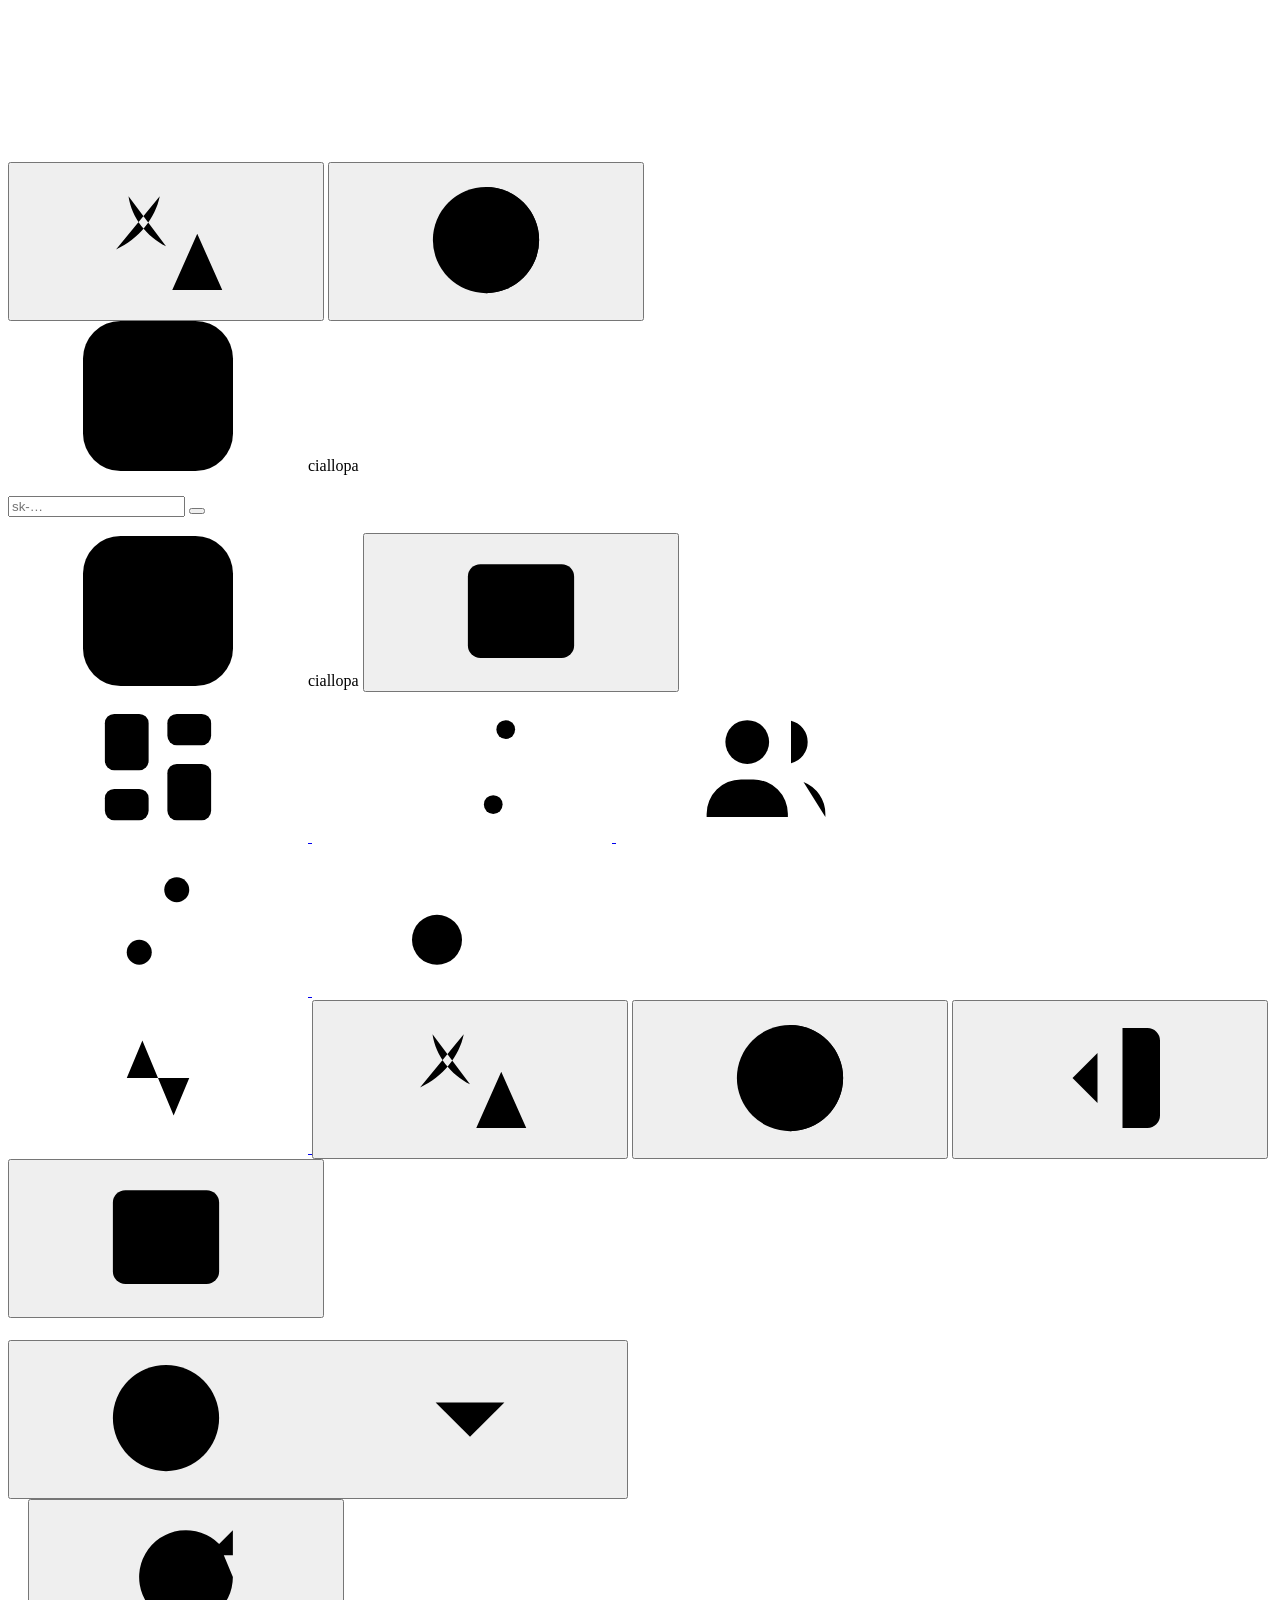
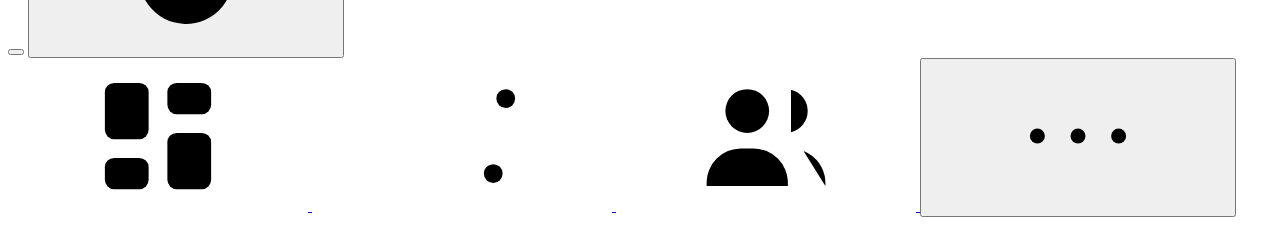
<file: crates/server/src/ui/index.html>
<!doctype html>
<html lang="zh-CN">
<head>
<meta charset="utf-8">
<meta name="viewport" content="width=device-width, initial-scale=1, viewport-fit=cover">
<meta name="referrer" content="no-referrer">
<meta name="color-scheme" content="light dark">
<title>ciallopa</title>
<style>/*@css*/</style>
</head>
<body>
<svg class="sprite" aria-hidden="true" focusable="false">
  <symbol id="logo" viewBox="0 0 32 32">
    <rect width="32" height="32" rx="8" fill="currentColor" stroke="none"/>
    <path d="M20.5 11.2a7 7 0 1 0 0 9.6" fill="none" stroke-width="3.2" stroke-linecap="round"/>
    <circle cx="23.4" cy="16" r="2.1" stroke="none"/>
  </symbol>
  <symbol id="i-overview" viewBox="0 0 24 24"><rect x="3.5" y="3.5" width="7" height="9" rx="1.5"/><rect x="13.5" y="3.5" width="7" height="5" rx="1.5"/><rect x="13.5" y="11.5" width="7" height="9" rx="1.5"/><rect x="3.5" y="15.5" width="7" height="5" rx="1.5"/></symbol>
  <symbol id="i-requests" viewBox="0 0 24 24"><path d="M4 6h11M4 12h16M4 18h9"/><circle cx="19" cy="6" r="1.5"/><circle cx="17" cy="18" r="1.5"/></symbol>
  <symbol id="i-accounts" viewBox="0 0 24 24"><circle cx="9" cy="8" r="3.5"/><path d="M2.5 20v-.5A5.5 5.5 0 0 1 8 14h2a5.5 5.5 0 0 1 5.5 5.5v.5"/><path d="M16 4.6a3.5 3.5 0 0 1 0 6.8M21.5 20v-.5a5.5 5.5 0 0 0-3.5-5.1"/></symbol>
  <symbol id="i-settings" viewBox="0 0 24 24"><path d="M4 7h9M17 7h3M4 17h3M11 17h9"/><circle cx="15" cy="7" r="2"/><circle cx="9" cy="17" r="2"/></symbol>
  <symbol id="i-key" viewBox="0 0 24 24"><circle cx="8" cy="15" r="4"/><path d="m11 12 8.5-8.5M16.5 6.5l2.5 2.5M14 9l2 2"/></symbol>
  <symbol id="i-activity" viewBox="0 0 24 24"><path d="M3 12h4l2.5-6 5 12 2.5-6h4"/></symbol>
  <symbol id="i-logout" viewBox="0 0 24 24"><path d="M14 4h4a2 2 0 0 1 2 2v12a2 2 0 0 1-2 2h-4M10 16l-4-4 4-4M6 12h10"/></symbol>
  <symbol id="i-sun" viewBox="0 0 24 24"><circle cx="12" cy="12" r="4"/><path d="M12 2.5v2M12 19.5v2M4.6 4.6 6 6M18 18l1.4 1.4M2.5 12h2M19.5 12h2M4.6 19.4 6 18M18 6l1.4-1.4"/></symbol>
  <symbol id="i-moon" viewBox="0 0 24 24"><path d="M20 14.5A8 8 0 1 1 9.5 4a6.5 6.5 0 0 0 10.5 10.5Z"/></symbol>
  <symbol id="i-theme-system" viewBox="0 0 24 24"><circle cx="12" cy="12" r="8.5"/><path d="M12 3.5v17a8.5 8.5 0 0 0 0-17Z" fill="currentColor"/></symbol>
  <symbol id="i-lang" viewBox="0 0 24 24"><path d="M4 5h9M8.5 3v2M6 5c.5 3.5 3 6.5 6 8M11 5c-.7 3.5-3.3 6.8-7 8.5M13 20l4-9 4 9M14.4 17h5.2"/></symbol>
  <symbol id="i-globe" viewBox="0 0 24 24"><circle cx="12" cy="12" r="8.5"/><path d="M3.5 12h17M12 3.5c2.3 2.4 3.4 5.2 3.4 8.5S14.3 18.1 12 20.5C9.7 18.1 8.6 15.3 8.6 12S9.7 5.9 12 3.5Z"/></symbol>
  <symbol id="i-more" viewBox="0 0 24 24"><circle cx="5.5" cy="12" r="1.2"/><circle cx="12" cy="12" r="1.2"/><circle cx="18.5" cy="12" r="1.2"/></symbol>
  <symbol id="i-x" viewBox="0 0 24 24"><path d="M6 6l12 12M18 6 6 18"/></symbol>
  <symbol id="i-check" viewBox="0 0 24 24"><path d="m5 12.5 4.5 4.5L19 7.5"/></symbol>
  <symbol id="i-plus" viewBox="0 0 24 24"><path d="M12 5v14M5 12h14"/></symbol>
  <symbol id="i-chevron-down" viewBox="0 0 24 24"><path d="m6.5 9.5 5.5 5.5 5.5-5.5"/></symbol>
  <symbol id="i-chevron-left" viewBox="0 0 24 24"><path d="M14.5 6.5 9 12l5.5 5.5"/></symbol>
  <symbol id="i-chevron-right" viewBox="0 0 24 24"><path d="m9.5 6.5 5.5 5.5-5.5 5.5"/></symbol>
  <symbol id="i-panel" viewBox="0 0 24 24"><rect x="3.5" y="4.5" width="17" height="15" rx="2"/><path d="M9.5 4.5v15"/></symbol>
  <symbol id="i-info" viewBox="0 0 24 24"><circle cx="12" cy="12" r="8.5"/><path d="M12 11v5.5M12 7.6v.1"/></symbol>
  <symbol id="i-alert" viewBox="0 0 24 24"><path d="M10.3 4.3 2.9 17.2A2 2 0 0 0 4.6 20h14.8a2 2 0 0 0 1.7-2.8L13.7 4.3a2 2 0 0 0-3.4 0Z"/><path d="M12 9.5v4M12 16.6v.1"/></symbol>
  <symbol id="i-inbox" viewBox="0 0 24 24"><path d="M3.5 13.5 6 5.5h12l2.5 8v5a1 1 0 0 1-1 1h-15a1 1 0 0 1-1-1Z"/><path d="M3.5 13.5h5l1 2h5l1-2h5"/></symbol>
  <symbol id="i-lock" viewBox="0 0 24 24"><rect x="5" y="10.5" width="14" height="10" rx="2"/><path d="M8.5 10.5V7.5a3.5 3.5 0 0 1 7 0v3"/></symbol>
  <symbol id="i-filter" viewBox="0 0 24 24"><path d="M4 6h16M7 12h10M10 18h4"/></symbol>
  <symbol id="i-clock" viewBox="0 0 24 24"><circle cx="12" cy="12" r="8.5"/><path d="M12 7.5V12l3 2"/></symbol>
  <symbol id="i-pin" viewBox="0 0 24 24"><path d="M9 4h6M10 4v5l-3 4h10l-3-4V4M12 13v7"/></symbol>
  <symbol id="i-refresh" viewBox="0 0 24 24"><path d="M19.5 12a7.5 7.5 0 1 1-2.2-5.3M19.5 4.5v4h-4"/></symbol>
  <symbol id="i-search" viewBox="0 0 24 24"><circle cx="11" cy="11" r="6.5"/><path d="m16 16 4 4"/></symbol>
  <symbol id="i-copy" viewBox="0 0 24 24"><rect x="8.5" y="8.5" width="11" height="11" rx="2"/><path d="M15.5 8.5V6a1.5 1.5 0 0 0-1.5-1.5H6A1.5 1.5 0 0 0 4.5 6v8A1.5 1.5 0 0 0 6 15.5h2.5"/></symbol>
  <symbol id="i-external" viewBox="0 0 24 24"><path d="M13.5 4.5h6v6M19.5 4.5l-8 8M17 14v4.5a1 1 0 0 1-1 1H5.5a1 1 0 0 1-1-1V8a1 1 0 0 1 1-1H10"/></symbol>
  <symbol id="i-link" viewBox="0 0 24 24"><path d="M10 14a4 4 0 0 0 5.66 0l3-3a4 4 0 0 0-5.66-5.66l-1.2 1.2M14 10a4 4 0 0 0-5.66 0l-3 3a4 4 0 0 0 5.66 5.66l1.2-1.2"/></symbol>
  <symbol id="i-dots" viewBox="0 0 24 24"><circle cx="12" cy="5.5" r="1.2"/><circle cx="12" cy="12" r="1.2"/><circle cx="12" cy="18.5" r="1.2"/></symbol>
  <symbol id="i-arrow-up" viewBox="0 0 24 24"><path d="M12 19V5M6 11l6-6 6 6"/></symbol>
  <symbol id="i-arrow-down" viewBox="0 0 24 24"><path d="M12 5v14M6 13l6 6 6-6"/></symbol>
  <symbol id="i-trash" viewBox="0 0 24 24"><path d="M4.5 7h15M10 11v6M14 11v6M6 7l1 12a1.5 1.5 0 0 0 1.5 1.5h7A1.5 1.5 0 0 0 17 19l1-12M9 7V4.5h6V7"/></symbol>
</svg>

<div id="login" class="login hide">
  <div class="login-tools">
    <button type="button" class="btn btn-ghost btn-sm" data-lang-btn>
      <svg class="icon" aria-hidden="true"><use href="#i-lang"/></svg>
      <span class="side-text"></span>
    </button>
    <button type="button" class="btn btn-ghost btn-sm btn-icon" data-theme-btn>
      <svg class="icon" aria-hidden="true"><use href="#i-theme-system"/></svg>
    </button>
  </div>
  <div class="login-card">
    <div class="login-brand"><svg class="logo" aria-hidden="true"><use href="#logo"/></svg>ciallopa</div>
    <div>
      <h1 class="login-title" data-i18n="login.title"></h1>
      <p class="login-sub" data-i18n="login.sub"></p>
    </div>
    <form id="login-form" class="login-form" novalidate>
      <input id="login-key" class="input" type="password" autocomplete="current-password" placeholder="sk-…" required
        data-i18n-aria-label="login.key" spellcheck="false" autocapitalize="off">
      <button id="login-submit" class="btn btn-primary" type="submit" data-i18n="login.submit"></button>
      <div id="login-err" class="login-err" role="alert"></div>
    </form>
    <p class="login-note" data-i18n="login.note"></p>
  </div>
</div>

<div id="app" class="app hide" data-side="expanded">
  <a class="skip" href="#view" data-i18n="nav.skip"></a>
  <aside class="side">
    <div class="side-brand">
      <svg class="logo" aria-hidden="true"><use href="#logo"/></svg><span class="brand-name">ciallopa</span>
      <button type="button" class="btn btn-ghost btn-sm btn-icon side-collapse" data-side-toggle data-tip-side="right">
        <svg class="icon" aria-hidden="true"><use href="#i-panel"/></svg>
      </button>
    </div>
    <nav class="side-nav" data-i18n-aria-label="nav.main">
      <div class="side-group" data-i18n="nav.groupOps"></div>
      <a class="side-link" href="/ui" data-nav="overview" data-tip-side="right">
        <svg class="icon" aria-hidden="true"><use href="#i-overview"/></svg>
        <span class="side-text" data-i18n="nav.overview"></span>
      </a>
      <a class="side-link" href="/ui/requests" data-nav="requests" data-tip-side="right">
        <svg class="icon" aria-hidden="true"><use href="#i-requests"/></svg>
        <span class="side-text" data-i18n="nav.requests"></span>
      </a>
      <a class="side-link" href="/ui/accounts" data-nav="accounts" data-tip-side="right">
        <svg class="icon" aria-hidden="true"><use href="#i-accounts"/></svg>
        <span class="side-text" data-i18n="nav.accounts"></span>
        <span class="badge" data-badge="accounts"></span>
      </a>
      <div class="side-group" data-i18n="nav.groupConfig"></div>
      <a class="side-link" href="/ui/settings" data-nav="settings" data-tip-side="right">
        <svg class="icon" aria-hidden="true"><use href="#i-settings"/></svg>
        <span class="side-text" data-i18n="nav.settings"></span>
      </a>
      <a class="side-link" href="/ui/settings#keys" data-nav="keys" data-tip-side="right">
        <svg class="icon" aria-hidden="true"><use href="#i-key"/></svg>
        <span class="side-text" data-i18n="nav.keys"></span>
      </a>
    </nav>
    <div class="side-foot">
      <a class="side-link" href="/ui/system" data-nav="system" data-tip-side="right">
        <svg class="icon" aria-hidden="true"><use href="#i-activity"/></svg>
        <span class="side-text" data-i18n="nav.system"></span>
        <span class="badge" data-badge="system"></span>
      </a>
      <button type="button" class="side-link" data-lang-btn data-tip-side="right">
        <svg class="icon" aria-hidden="true"><use href="#i-lang"/></svg>
        <span class="side-text"></span>
      </button>
      <button type="button" class="side-link" data-theme-btn data-tip-side="right">
        <svg class="icon" aria-hidden="true"><use href="#i-theme-system"/></svg>
        <span class="side-text"></span>
      </button>
      <button type="button" class="side-link" data-logout data-i18n-title="nav.logoutTip" data-tip-side="right">
        <svg class="icon" aria-hidden="true"><use href="#i-logout"/></svg>
        <span class="side-text" data-i18n="nav.logout"></span>
      </button>
      <button type="button" class="side-link side-expand" data-side-toggle data-tip-side="right">
        <svg class="icon" aria-hidden="true"><use href="#i-panel"/></svg>
      </button>
    </div>
  </aside>

  <div class="main-col">
    <header id="topbar" class="topbar" data-topbar>
      <h1 id="page-title" class="page-title"></h1>
      <div id="scope" class="scope"></div>
      <div class="topbar-end">
        <button type="button" id="scope-time-phone" class="scope-btn phone-only hide" aria-haspopup="dialog">
          <svg class="icon" aria-hidden="true"><use href="#i-clock"/></svg>
          <span class="v"></span>
          <svg class="icon" aria-hidden="true"><use href="#i-chevron-down"/></svg>
        </button>
        <a id="egress" class="tag outline egress hide" href="/ui/settings#network"></a>
        <div class="refresh-cluster">
          <button type="button" id="auto-btn" class="btn btn-sm auto-btn" aria-haspopup="dialog" aria-expanded="false">
            <span class="dot off"></span>
            <span class="v"></span>
          </button>
          <button type="button" id="refresh-btn" class="btn btn-sm btn-icon refresh-btn">
            <svg class="icon" aria-hidden="true"><use href="#i-refresh"/></svg>
          </button>
        </div>
      </div>
    </header>
    <div id="scope-chips" class="scope-chips" role="group"></div>
    <div id="progress" class="progress" aria-hidden="true"></div>
    <div id="banners" class="banners"></div>
    <main id="view" class="view" tabindex="-1"></main>
  </div>

  <nav class="tabbar" data-i18n-aria-label="nav.main">
    <a class="tab-link" href="/ui" data-nav="overview">
      <svg class="icon" aria-hidden="true"><use href="#i-overview"/></svg><span data-i18n="nav.overview"></span>
    </a>
    <a class="tab-link" href="/ui/requests" data-nav="requests">
      <svg class="icon" aria-hidden="true"><use href="#i-requests"/></svg><span data-i18n="nav.requests"></span>
    </a>
    <a class="tab-link" href="/ui/accounts" data-nav="accounts">
      <svg class="icon" aria-hidden="true"><use href="#i-accounts"/></svg><span data-i18n="nav.accounts"></span>
      <span class="badge" data-badge="accounts"></span>
    </a>
    <button type="button" id="tab-more" class="tab-link" aria-haspopup="dialog" aria-expanded="false">
      <svg class="icon" aria-hidden="true"><use href="#i-more"/></svg><span data-i18n="nav.more"></span>
      <span class="badge" data-badge="system"></span>
    </button>
  </nav>
</div>

<div id="toasts" class="toasts" aria-live="polite"></div>
<div id="layers"></div>
<script>/*@js*/</script>
</body>
</html>
</file>
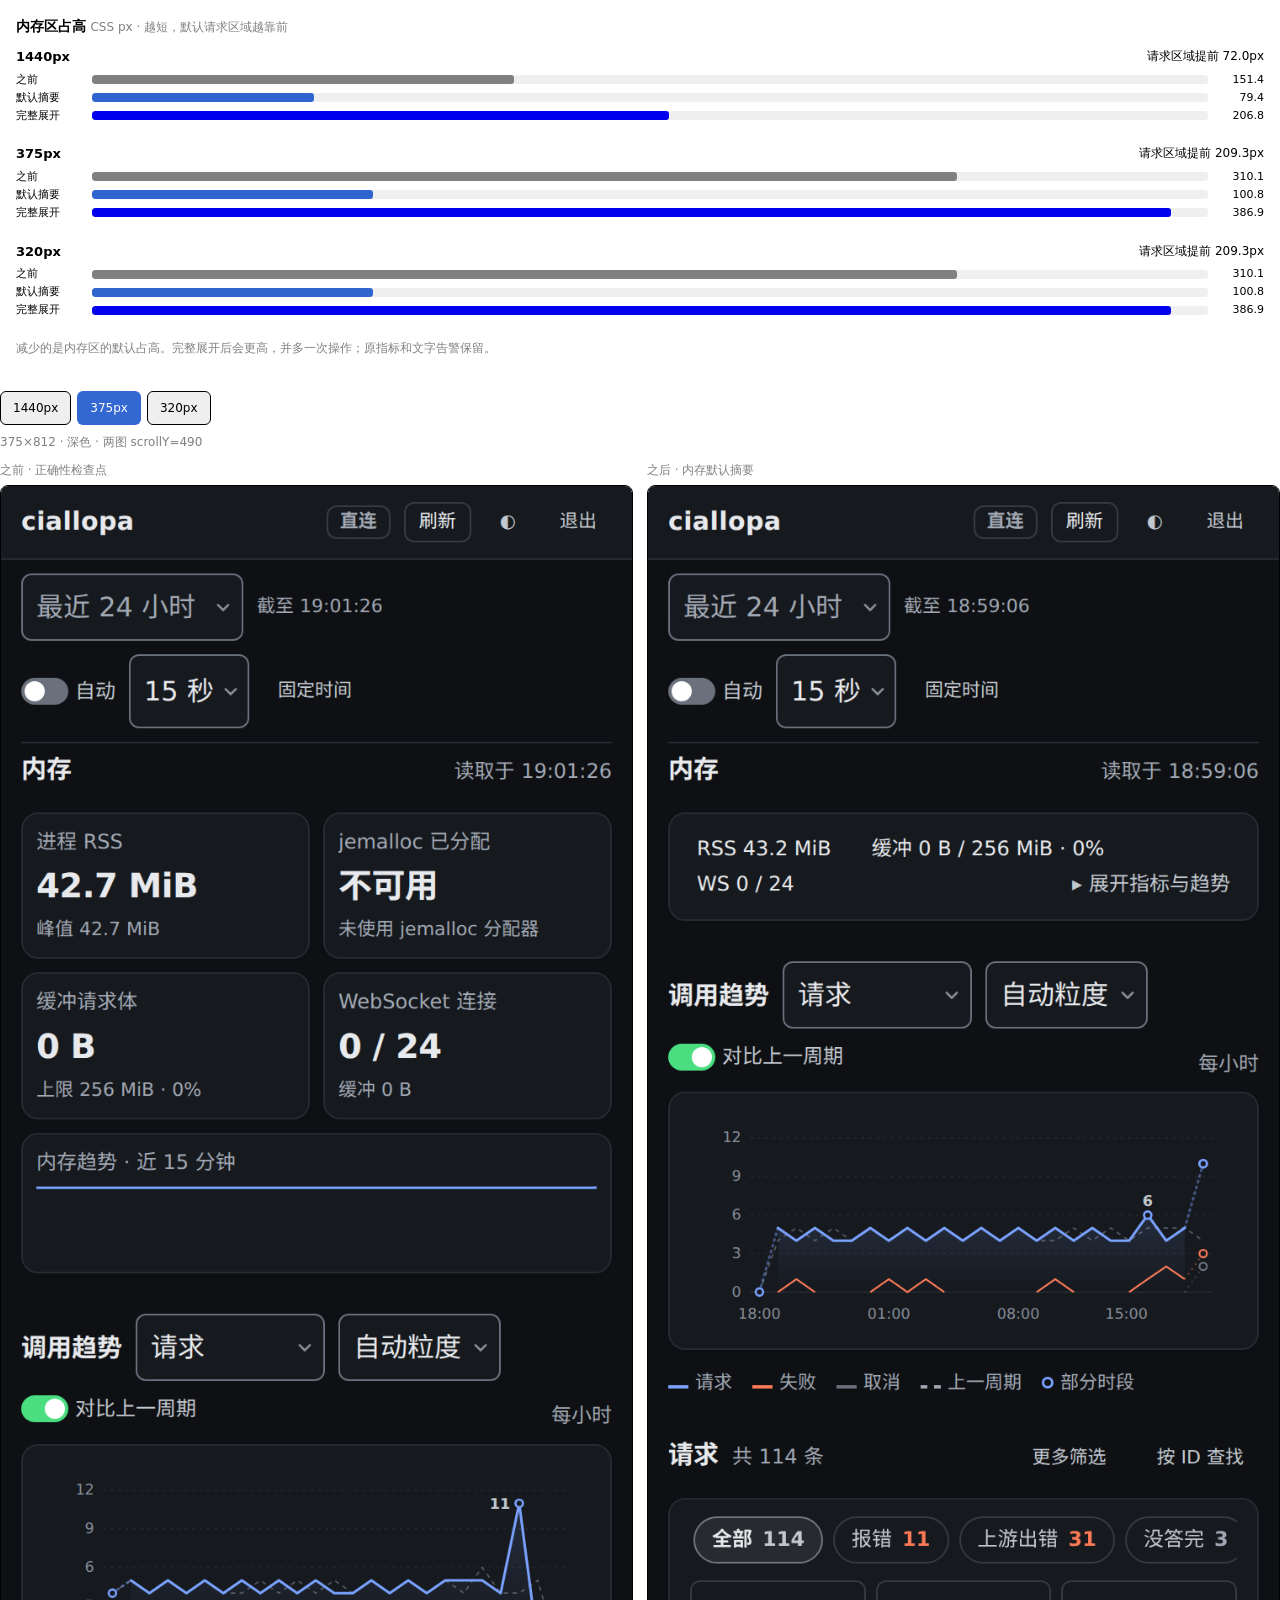
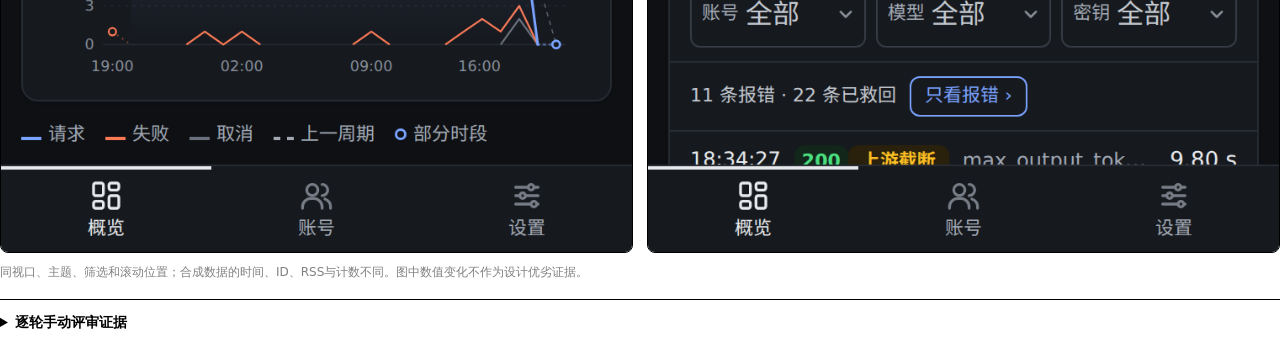
<file: docs/research/assets/ui-hillclimb-20261031/comparison.html>
<!doctype html>
<html lang="zh-CN"><head><meta charset="utf-8"><meta name="viewport" content="width=device-width,initial-scale=1"><title>ciallopa UI 爬坡结果</title>
<style>
:root{color-scheme:light dark}*{box-sizing:border-box}body{margin:0;font:14px/1.5 var(--font-sans,system-ui,sans-serif);color:var(--foreground,CanvasText)}
p{margin:0 0 10px}.muted{color:var(--muted-foreground,GrayText);font-size:12px}.panel{padding:16px;border-radius:var(--radius,10px);background:var(--card,Canvas);margin-bottom:18px}
.chart{height:282px;display:grid;grid-template-rows:repeat(3,1fr);gap:10px}.grouphead{display:flex;justify-content:space-between;gap:12px;font-size:12px;margin-bottom:4px}.grouphead strong{font-size:13px}
.barrow{display:grid;grid-template-columns:68px minmax(0,1fr) 48px;gap:8px;align-items:center;line-height:18px;font-size:11px}.barrow span:last-child{text-align:right;font-variant-numeric:tabular-nums}.track{height:9px;background:var(--secondary,ButtonFace);border-radius:3px;overflow:hidden}.bar{height:100%;border-radius:3px}.old{background:var(--chart-1,GrayText)}.new{background:var(--chart-2,Highlight)}.expanded{background:var(--chart-3,LinkText)}
.toolbar{display:flex;justify-content:space-between;gap:10px;flex-wrap:wrap;margin-bottom:8px}.buttons{display:flex;gap:6px;flex-wrap:wrap}button{font:inherit;font-size:12px;padding:7px 12px;border:1px solid var(--border,ButtonBorder);border-radius:var(--radius,6px);background:var(--secondary,ButtonFace);color:var(--foreground,ButtonText);cursor:pointer}button[aria-pressed=true]{background:var(--primary,Highlight);color:var(--primary-foreground,HighlightText);border-color:transparent}button:focus-visible,summary:focus-visible{outline:2px solid var(--ring,Highlight);outline-offset:3px}
.frames{display:grid;grid-template-columns:repeat(2,minmax(0,1fr));gap:14px;margin-top:10px}figure{margin:0;min-width:0}figcaption{font-size:12px;margin-bottom:6px;color:var(--muted-foreground,GrayText)}figure img{display:block;width:100%;height:auto;border:1px solid var(--border,ButtonBorder);border-radius:var(--radius,8px)}.mobilechoice{display:none}
details{margin-top:18px;border-top:1px solid var(--border,ButtonBorder);padding-top:12px}summary{cursor:pointer;font-weight:600;margin-bottom:10px}.tablewrap{overflow:auto}table{border-collapse:collapse;font-size:11px;width:100%;min-width:660px}th,td{padding:6px 4px;text-align:center;border-bottom:1px solid var(--border,ButtonBorder)}th:first-child,td:first-child{text-align:left;white-space:nowrap}.pass{color:var(--success,CanvasText)}.fail{color:var(--destructive,CanvasText);font-weight:700}.blocked{color:var(--warning,CanvasText)}.na{color:var(--muted-foreground,GrayText)}.evidence-note{margin:10px 0 0;font-size:12px}
@media(max-width:560px){.frames{grid-template-columns:minmax(0,1fr)}.frames[data-side=after] figure[data-side=before],.frames[data-side=before] figure[data-side=after]{display:none}.mobilechoice{display:flex}.grouphead{font-size:11px}.panel{padding:16px}.barrow{grid-template-columns:62px minmax(0,1fr) 44px;gap:5px}}
</style></head><body>
<section class="panel" aria-label="内存区域占高比较">
<p><strong>内存区占高</strong> <span class="muted">CSS px · 越短，默认请求区域越靠前</span></p>
<div id="heightchart" class="chart"></div>
<p class="muted" style="margin:10px 0 0">减少的是内存区的默认占高。完整展开后会更高，并多一次操作；原指标和文字告警保留。</p>
</section>
<section aria-label="截图对照">
<div class="toolbar"><div class="buttons" role="group" aria-label="截图视口"><button type="button" data-width="1440" aria-pressed="false">1440px</button><button type="button" data-width="375" aria-pressed="true">375px</button><button type="button" data-width="320" aria-pressed="false">320px</button></div><div class="buttons mobilechoice" role="group" aria-label="选择对照图"><button type="button" data-side="before" aria-pressed="false">之前</button><button type="button" data-side="after" aria-pressed="true">之后</button></div></div>
<p id="viewnote" class="muted"></p>
<div class="frames" data-side="after"><figure data-side="before"><figcaption>之前 · 正确性检查点</figcaption><img id="before" alt="精简前的概览"></figure><figure data-side="after"><figcaption>之后 · 内存默认摘要</figcaption><img id="after" alt="精简后的概览"></figure></div>
<p class="muted" style="margin-top:10px">同视口、主题、筛选和滚动位置；合成数据的时间、ID、RSS与计数不同。图中数值变化不作为设计优劣证据。</p>
</section>
<details><summary>逐轮手动评审证据</summary><p class="muted">✓ 通过　× 失败　? 未完成　— 本轮未检查。局部复验只记录实际执行的范围。</p><div class="tablewrap"><table id="rounds"></table></div><p class="evidence-note">最终 14 项证据来自第 10 轮 Astra 完整手测与第 11 轮 Terra 的 C14 修复复验。00 为原始评审，主代理另发现 C05 滚动缺陷；C13/C14 后续新增。分母、模型及范围变化，不直接计算轮次间成功率。</p></details>
<div id="imagepool" hidden aria-hidden="true"><img data-image="1440-before" src="before-1440.png" alt=""><img data-image="1440-after" src="after-1440.png" alt=""><img data-image="375-before" src="before-375.png" alt=""><img data-image="375-after" src="after-375.png" alt=""><img data-image="320-before" src="before-320.png" alt=""><img data-image="320-after" src="after-320.png" alt=""></div>
<script>
const DATA={"result":"pass","case_count":14,"basis":"10-final全量+C14最后局部修正复验，非11-terra全量重跑","measurements":[{"version":"source-10","state":"default","url":"http://localhost:8402/ui","viewport":{"width":1440,"height":900},"theme":"rgb(246, 247, 249)","range":"24h","filters":"","auto":false,"metric":"requests","grain":"auto","compare":true,"memoryHeight":79.3984375,"memoryDocumentTop":377.796875,"requestDocumentTop":804.3046875,"memoryExpanded":false,"scrollY":0,"scrollWidth":1425},{"version":"source-10","state":"expanded","url":"http://localhost:8402/ui","viewport":{"width":1440,"height":900},"theme":"rgb(246, 247, 249)","range":"24h","filters":"","auto":false,"metric":"requests","grain":"auto","compare":true,"memoryHeight":206.796875,"memoryDocumentTop":377.796875,"requestDocumentTop":931.703125,"memoryExpanded":true,"scrollY":0,"scrollWidth":1425},{"version":"baseline-8399","state":"default","url":"http://localhost:8399/ui","viewport":{"width":1440,"height":900},"theme":"rgb(246, 247, 249)","range":"24h","filters":"","auto":false,"metric":"requests","grain":"auto","compare":true,"memoryHeight":151.3984375,"memoryDocumentTop":377.796875,"requestDocumentTop":876.3046875,"memoryExpanded":null,"scrollY":0,"scrollWidth":1425},{"version":"baseline-8399","state":"default","url":"http://localhost:8399/ui","viewport":{"width":375,"height":812},"theme":"rgb(14, 16, 19)","range":"24h","filters":"","auto":false,"metric":"requests","grain":"auto","compare":true,"memoryHeight":310.0859375,"memoryDocumentTop":647.7734375,"requestDocumentTop":1264.671875,"memoryExpanded":null,"scrollY":0,"scrollWidth":375},{"version":"source-10","state":"default","url":"http://localhost:8402/ui","viewport":{"width":375,"height":812},"theme":"rgb(14, 16, 19)","range":"24h","filters":"","auto":false,"metric":"requests","grain":"auto","compare":true,"memoryHeight":100.796875,"memoryDocumentTop":647.7734375,"requestDocumentTop":1055.3828125,"memoryExpanded":false,"scrollY":0,"scrollWidth":375},{"version":"source-10","state":"expanded","url":"http://localhost:8402/ui","viewport":{"width":375,"height":812},"theme":"rgb(14, 16, 19)","range":"24h","filters":"","auto":false,"metric":"requests","grain":"auto","compare":true,"memoryHeight":386.8828125,"memoryDocumentTop":647.7734375,"requestDocumentTop":1341.46875,"memoryExpanded":true,"scrollY":490,"scrollWidth":375},{"version":"source-10","state":"default","url":"http://localhost:8402/ui","viewport":{"width":320,"height":812},"theme":"rgb(14, 16, 19)","range":"24h","filters":"","auto":false,"metric":"requests","grain":"auto","compare":true,"memoryHeight":100.796875,"memoryDocumentTop":663.71875,"requestDocumentTop":1049.9375,"memoryExpanded":false,"scrollY":0,"scrollWidth":320},{"version":"baseline-8399","state":"default","url":"http://localhost:8399/ui","viewport":{"width":320,"height":812},"theme":"rgb(14, 16, 19)","range":"24h","filters":"","auto":false,"metric":"requests","grain":"auto","compare":true,"memoryHeight":310.0859375,"memoryDocumentTop":663.71875,"requestDocumentTop":1259.2265625,"memoryExpanded":null,"scrollY":0,"scrollWidth":320},{"version":"source-10","state":"expanded","url":"http://localhost:8402/ui","viewport":{"width":320,"height":812},"theme":"rgb(14, 16, 19)","range":"24h","filters":"","auto":false,"metric":"requests","grain":"auto","compare":true,"memoryHeight":386.8828125,"memoryDocumentTop":663.71875,"requestDocumentTop":1336.0234375,"memoryExpanded":true,"scrollY":490,"scrollWidth":320}],"deltas":[{"width":1440,"defaultMemoryDeltaPx":-72,"defaultRequestTopDeltaPx":-72,"expandedMemoryDeltaPx":55.3984375,"expandedRequestTopDeltaPx":55.3984375,"defaultMemoryReductionPct":47.55663346921926},{"width":375,"defaultMemoryDeltaPx":-209.2890625,"defaultRequestTopDeltaPx":-209.2890625,"expandedMemoryDeltaPx":76.796875,"expandedRequestTopDeltaPx":76.796875,"defaultMemoryReductionPct":67.49389030258749},{"width":320,"defaultMemoryDeltaPx":-209.2890625,"defaultRequestTopDeltaPx":-209.2890625,"expandedMemoryDeltaPx":76.796875,"expandedRequestTopDeltaPx":76.796875,"defaultMemoryReductionPct":67.49389030258749}],"rounds":[{"id":"00-terra","model":"gpt-6.1-terra high","cases":{"C01":"pass","C02":"pass","C03":"pass","C04":"fail","C05":"pass","C06":"blocked","C07":"pass","C08":"pass","C09":"blocked","C10":"pass","C11":"pass","C12":"blocked"},"scores":{"discoverability":2,"hierarchy":4,"interaction":4,"consistency":4},"scope":"full"},{"id":"01-terra","model":"gpt-6.1-terra high","cases":{"C01":"pass","C02":"pass","C03":"pass","C04":"pass","C05":"pass","C06":"pass","C07":"pass","C08":"pass","C09":"pass","C10":"fail","C11":"fail","C12":"fail"},"scores":{"discoverability":4,"hierarchy":3,"interaction":3,"consistency":4},"scope":"full"},{"id":"02-terra","model":"gpt-6.1-terra","cases":{"C01":"pass","C02":"pass","C03":"pass","C04":"pass","C05":"pass","C06":"pass","C07":"pass","C08":"pass","C09":"pass","C10":"pass","C11":"pass","C12":"fail","C13":"pass"},"scores":{"discoverability":4,"hierarchy":3,"interaction":4,"consistency":4},"scope":"full"},{"id":"03-terra","model":"gpt-6.1-terra","cases":{"C01":"pass","C02":"pass","C03":"pass","C04":"pass","C05":"pass","C06":"pass","C07":"pass","C08":"pass","C09":"pass","C10":"pass","C11":"pass","C12":"fail","C13":"pass"},"scores":{"discoverability":4,"hierarchy":3,"interaction":4,"consistency":4},"scope":"full"},{"id":"04-terra","model":"gpt-6.1-terra","cases":{"C01":"pass","C12":"pass"},"scores":{"discoverability":4,"hierarchy":4,"interaction":4,"consistency":4},"scope":"focused"},{"id":"05-sol","model":"gpt-6.1-sol","cases":{"C01":"pass","C02":"pass","C03":"pass","C04":"pass","C05":"fail","C06":"pass","C07":"pass","C08":"pass","C09":"pass","C10":"blocked","C11":"pass","C12":"pass","C13":"pass"},"scores":{"discoverability":4,"hierarchy":3,"interaction":3,"consistency":4},"scope":"full"},{"id":"06-sol","model":"gpt-6.1-sol","cases":{"C05":"pass","C06":"pass","C10":"pass","C13":"pass"},"scores":{"discoverability":4,"hierarchy":4,"interaction":4,"consistency":4},"scope":"focused"},{"id":"07-astra","model":"gpt-6-astra","cases":{"C01":"pass","C02":"pass","C03":"pass","C04":"pass","C05":"pass","C06":"pass","C07":"pass","C08":"pass","C09":"pass","C10":"pass","C11":"pass","C12":"fail","C13":"pass"},"scores":{"discoverability":4,"hierarchy":3,"interaction":3,"consistency":4},"scope":"full"},{"id":"08-astra","model":"gpt-6-astra","cases":{"C04":"pass","C05":"pass","C12":"pass"},"scores":{"discoverability":4,"hierarchy":4,"interaction":4,"consistency":4},"scope":"focused"},{"id":"10-final","model":"gpt-6-astra","cases":{"C01":"pass","C02":"pass","C03":"pass","C04":"pass","C05":"pass","C06":"pass","C07":"pass","C08":"pass","C09":"pass","C10":"pass","C11":"pass","C12":"pass","C13":"pass","C14":"fail"},"scores":{"discoverability":4,"hierarchy":4,"interaction":4,"consistency":4},"scope":"full"},{"id":"11-terra","model":"gpt-6.1-terra","cases":{"C14":"pass"},"scores":null,"scope":"focused"}],"constraints":["手动UI验收，未新增自动测试","动态合成数据，非逐像素完全相同数据比较","真实触控/屏幕阅读器/内存压力未测"]};
const widths=[1440,375,320];
const images=Object.fromEntries(widths.map(w=>[w,Object.fromEntries(["before","after"].map(s=>[s,document.querySelector('[data-image="'+w+'-'+s+'"]').src]))]));
const el=(tag,text,cls)=>{const e=document.createElement(tag);if(text!==undefined)e.textContent=text;if(cls)e.className=cls;return e};
for(const width of widths){const measurements=DATA.measurements.filter(m=>m.viewport.width===width),old=measurements.find(m=>m.version==="baseline-8399"),now=measurements.find(m=>m.version==="source-10"&&m.state==="default"),expanded=measurements.find(m=>m.state==="expanded"),group=el("div"),head=el("div",undefined,"grouphead");head.append(el("strong",width+"px"),el("span","请求区域提前 "+(old.requestDocumentTop-now.requestDocumentTop).toFixed(1)+"px"));group.append(head);for(const [label,value,kind] of [["之前",old.memoryHeight,"old"],["默认摘要",now.memoryHeight,"new"],["完整展开",expanded.memoryHeight,"expanded"]]){const row=el("div",undefined,"barrow"),track=el("div",undefined,"track"),bar=el("div",undefined,"bar "+kind);bar.style.width=(value/400*100)+"%";track.append(bar);row.append(el("span",label),track,el("span",value.toFixed(1)));group.append(row)}document.querySelector("#heightchart").append(group)}
function setWidth(width){for(const side of ["before","after"])document.getElementById(side).src=images[width][side];document.querySelectorAll("button[data-width]").forEach(b=>b.setAttribute("aria-pressed",String(Number(b.dataset.width)===width)));document.querySelector("#viewnote").textContent=width===1440?"1440×900 · 浅色 · 页首":""+width+"×812 · 深色 · 两图 scrollY=490"}
document.querySelectorAll("button[data-width]").forEach(b=>b.addEventListener("click",()=>setWidth(Number(b.dataset.width))));document.querySelectorAll("button[data-side]").forEach(b=>b.addEventListener("click",()=>{document.querySelector(".frames").dataset.side=b.dataset.side;document.querySelectorAll("button[data-side]").forEach(x=>x.setAttribute("aria-pressed",String(x===b)))}));setWidth(375);
const table=document.querySelector("#rounds"),thead=el("thead"),header=el("tr");header.append(el("th","轮次 / 范围"));for(let i=1;i<=14;i++)header.append(el("th","C"+String(i).padStart(2,"0")));thead.append(header);table.append(thead);const body=el("tbody");for(const r of DATA.rounds){const row=el("tr");row.append(el("td",r.id+" · "+(r.scope==="full"?"全量":"局部")));for(let i=1;i<=14;i++){const id="C"+String(i).padStart(2,"0"),status=r.cases[id],cell=el("td",({pass:"✓",fail:"×",blocked:"?"})[status]||"—",status||"na");cell.title=id+"："+({pass:"本轮通过",fail:"本轮失败",blocked:"未完成"}[status]||"本轮未检查");row.append(cell)}body.append(row)}table.append(body);
</script></body></html>
</file>
